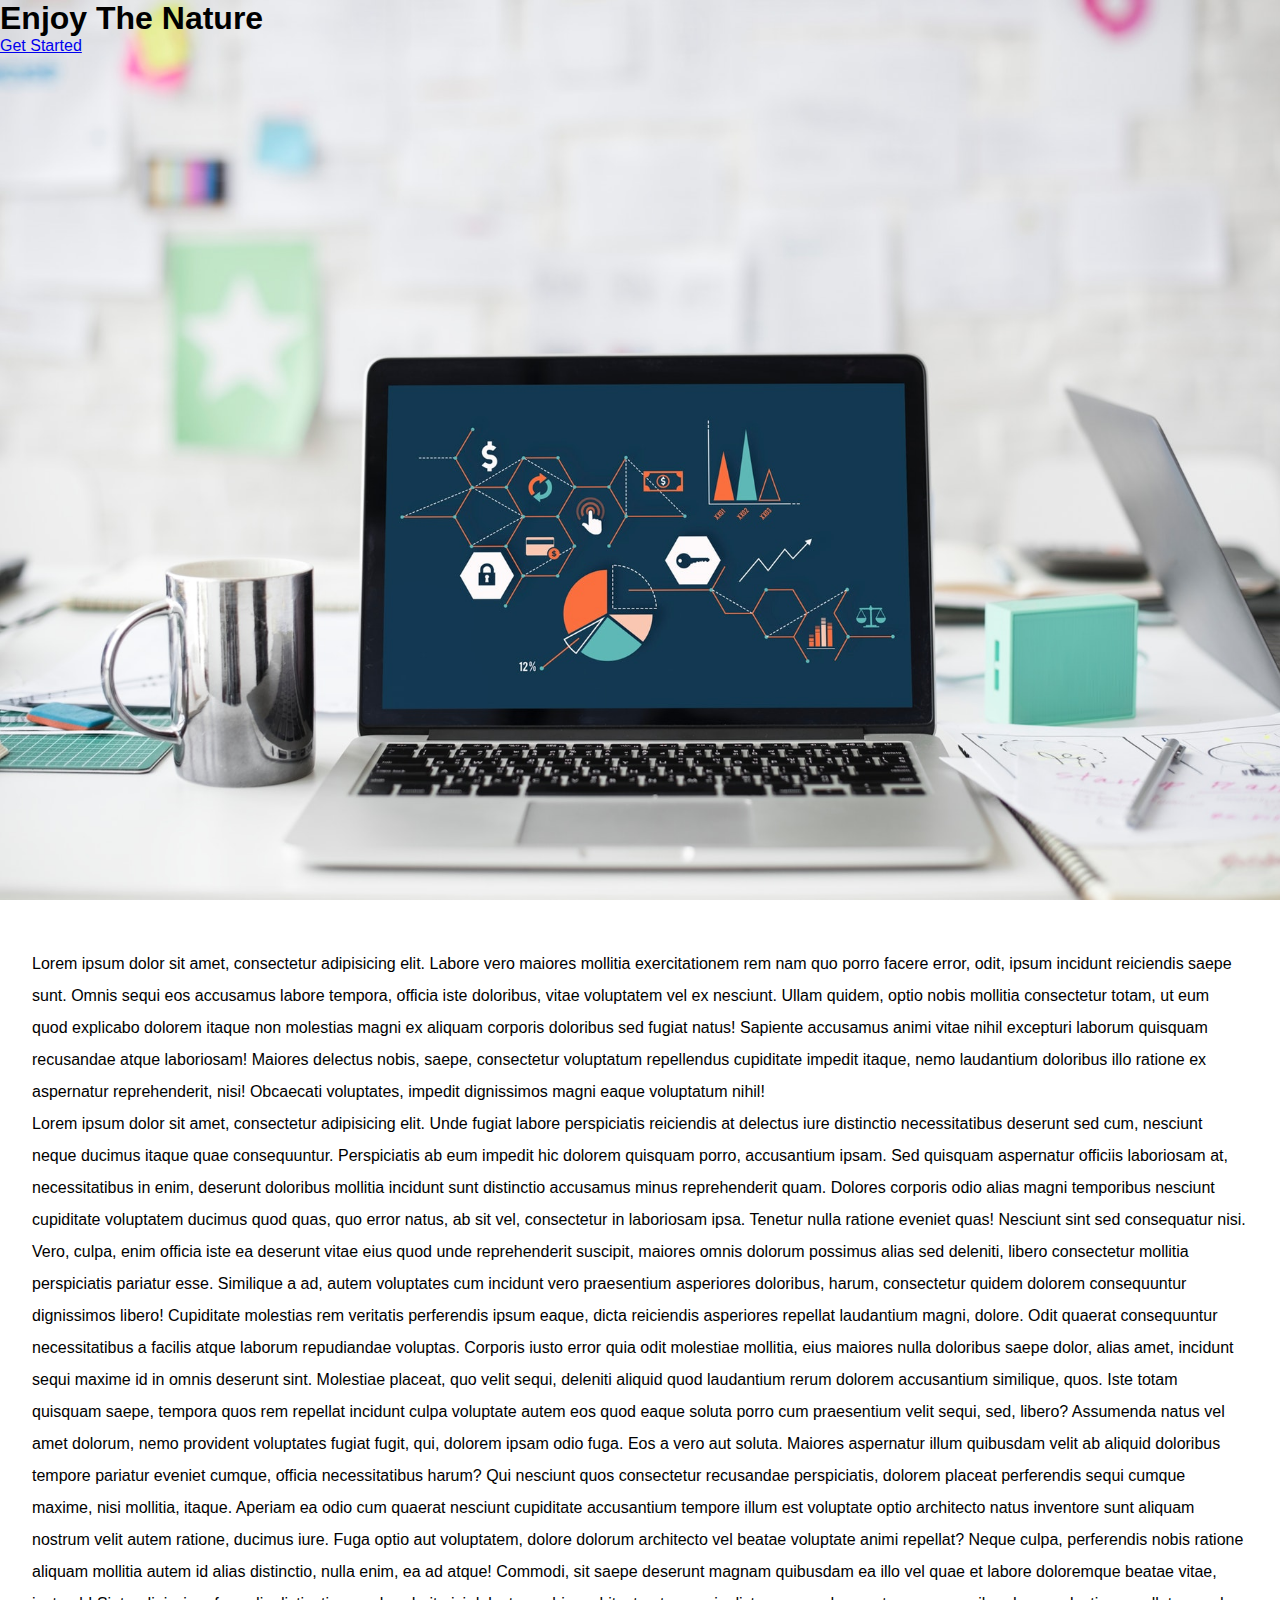
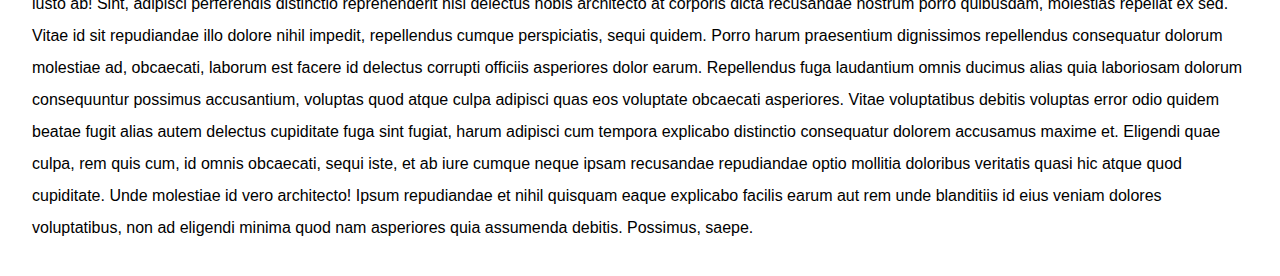
<file: full landing page/index.html>
<!DOCTYPE html>
<html lang="en">
<head>
	<meta charset="UTF-8">
	<link rel="stylesheet" href="style.css ">
	<title>full landing page</title>
</head>
<body>
	<section class="intro">
		<div class="inner">
			<div class="content">
				<h1>Enjoy The Nature </h1>
				<a href="#" class="btn">Get Started</a>
			</div>
		</div>
	</section>
	<section class="text">
		<p>Lorem ipsum dolor sit amet, consectetur adipisicing elit. Labore vero maiores mollitia exercitationem rem nam quo porro facere error, odit, ipsum incidunt reiciendis saepe sunt. Omnis sequi eos accusamus labore tempora, officia iste doloribus, vitae voluptatem vel ex nesciunt. Ullam quidem, optio nobis mollitia consectetur totam, ut eum quod explicabo dolorem itaque non molestias magni ex aliquam corporis doloribus sed fugiat natus! Sapiente accusamus animi vitae nihil excepturi laborum quisquam recusandae atque laboriosam! Maiores delectus nobis, saepe, consectetur voluptatum repellendus cupiditate impedit itaque, nemo laudantium doloribus illo ratione ex aspernatur reprehenderit, nisi! Obcaecati voluptates, impedit dignissimos magni eaque voluptatum nihil!</p>
		<p>
			Lorem ipsum dolor sit amet, consectetur adipisicing elit. Unde fugiat labore perspiciatis reiciendis at delectus iure distinctio necessitatibus deserunt sed cum, nesciunt neque ducimus itaque quae consequuntur. Perspiciatis ab eum impedit hic dolorem quisquam porro, accusantium ipsam. Sed quisquam aspernatur officiis laboriosam at, necessitatibus in enim, deserunt doloribus mollitia incidunt sunt distinctio accusamus minus reprehenderit quam. Dolores corporis odio alias magni temporibus nesciunt cupiditate voluptatem ducimus quod quas, quo error natus, ab sit vel, consectetur in laboriosam ipsa. Tenetur nulla ratione eveniet quas! Nesciunt sint sed consequatur nisi. Vero, culpa, enim officia iste ea deserunt vitae eius quod unde reprehenderit suscipit, maiores omnis dolorum possimus alias sed deleniti, libero consectetur mollitia perspiciatis pariatur esse. Similique a ad, autem voluptates cum incidunt vero praesentium asperiores doloribus, harum, consectetur quidem dolorem consequuntur dignissimos libero! Cupiditate molestias rem veritatis perferendis ipsum eaque, dicta reiciendis asperiores repellat laudantium magni, dolore. Odit quaerat consequuntur necessitatibus a facilis atque laborum repudiandae voluptas. Corporis iusto error quia odit molestiae mollitia, eius maiores nulla doloribus saepe dolor, alias amet, incidunt sequi maxime id in omnis deserunt sint. Molestiae placeat, quo velit sequi, deleniti aliquid quod laudantium rerum dolorem accusantium similique, quos. Iste totam quisquam saepe, tempora quos rem repellat incidunt culpa voluptate autem eos quod eaque soluta porro cum praesentium velit sequi, sed, libero? Assumenda natus vel amet dolorum, nemo provident voluptates fugiat fugit, qui, dolorem ipsam odio fuga. Eos a vero aut soluta. Maiores aspernatur illum quibusdam velit ab aliquid doloribus tempore pariatur eveniet cumque, officia necessitatibus harum? Qui nesciunt quos consectetur recusandae perspiciatis, dolorem placeat perferendis sequi cumque maxime, nisi mollitia, itaque. Aperiam ea odio cum quaerat nesciunt cupiditate accusantium tempore illum est voluptate optio architecto natus inventore sunt aliquam nostrum velit autem ratione, ducimus iure. Fuga optio aut voluptatem, dolore dolorum architecto vel beatae voluptate animi repellat? Neque culpa, perferendis nobis ratione aliquam mollitia autem id alias distinctio, nulla enim, ea ad atque! Commodi, sit saepe deserunt magnam quibusdam ea illo vel quae et labore doloremque beatae vitae, iusto ab! Sint, adipisci perferendis distinctio reprehenderit nisi delectus nobis architecto at corporis dicta recusandae nostrum porro quibusdam, molestias repellat ex sed. Vitae id sit repudiandae illo dolore nihil impedit, repellendus cumque perspiciatis, sequi quidem. Porro harum praesentium dignissimos repellendus consequatur dolorum molestiae ad, obcaecati, laborum est facere id delectus corrupti officiis asperiores dolor earum. Repellendus fuga laudantium omnis ducimus alias quia laboriosam dolorum consequuntur possimus accusantium, voluptas quod atque culpa adipisci quas eos voluptate obcaecati asperiores. Vitae voluptatibus debitis voluptas error odio quidem beatae fugit alias autem delectus cupiditate fuga sint fugiat, harum adipisci cum tempora explicabo distinctio consequatur dolorem accusamus maxime et. Eligendi quae culpa, rem quis cum, id omnis obcaecati, sequi iste, et ab iure cumque neque ipsam recusandae repudiandae optio mollitia doloribus veritatis quasi hic atque quod cupiditate. Unde molestiae id vero architecto! Ipsum repudiandae et nihil quisquam eaque explicabo facilis earum aut rem unde blanditiis id eius veniam dolores voluptatibus, non ad eligendi minima quod nam asperiores quia assumenda debitis. Possimus, saepe.

		</p>
	</section>
</body>
</html>
</file>
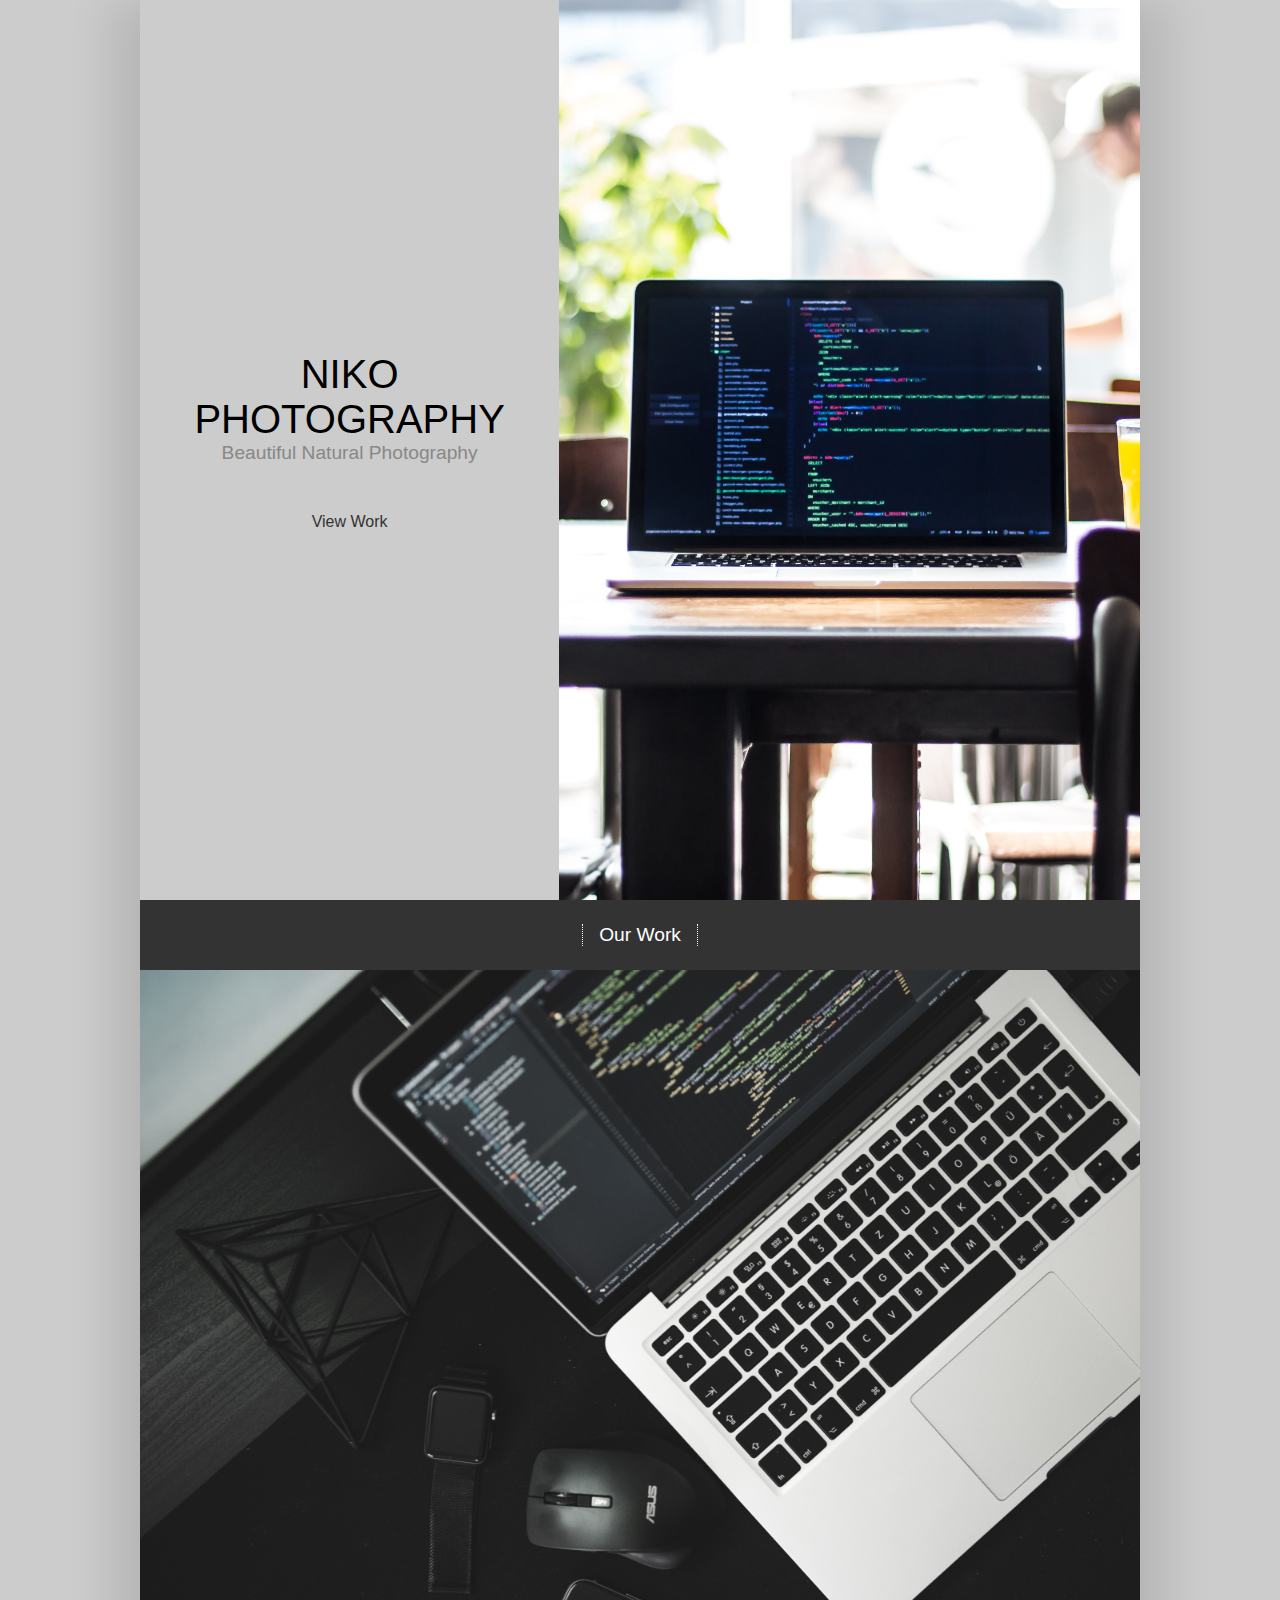
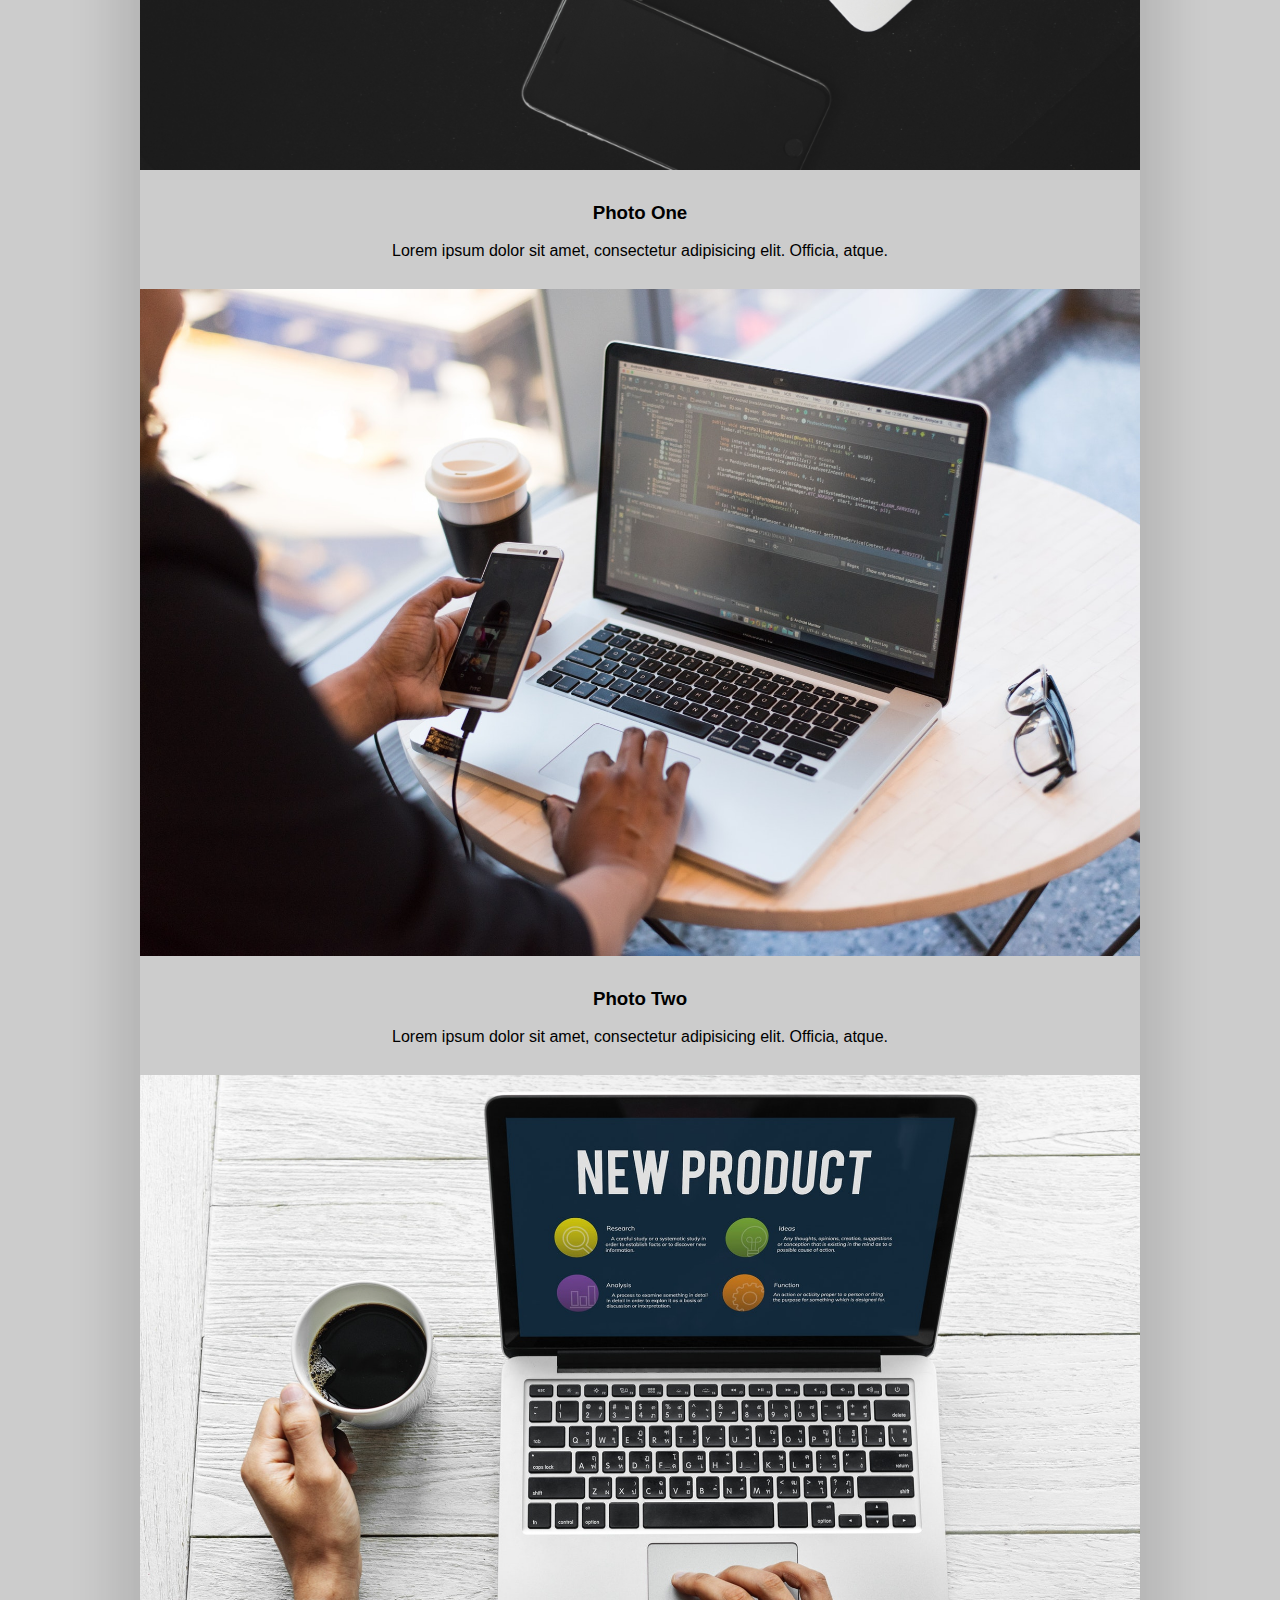
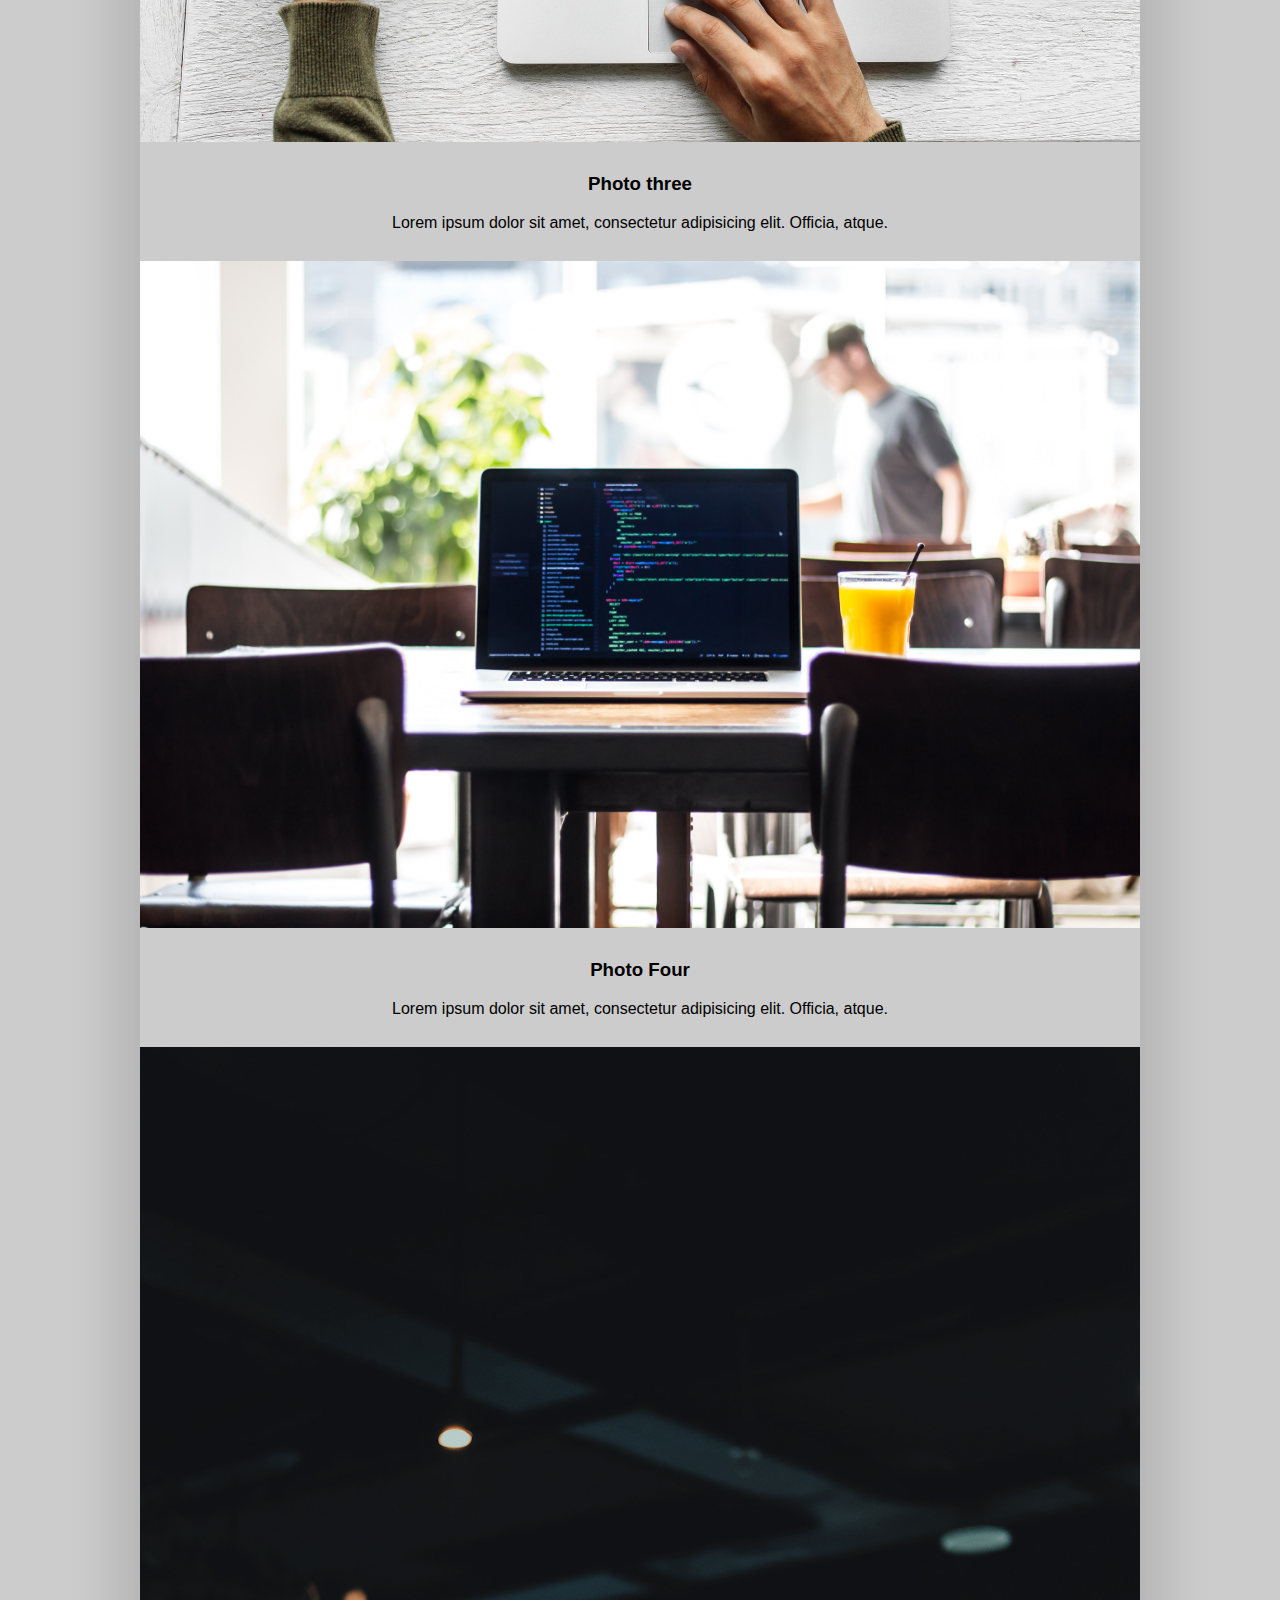
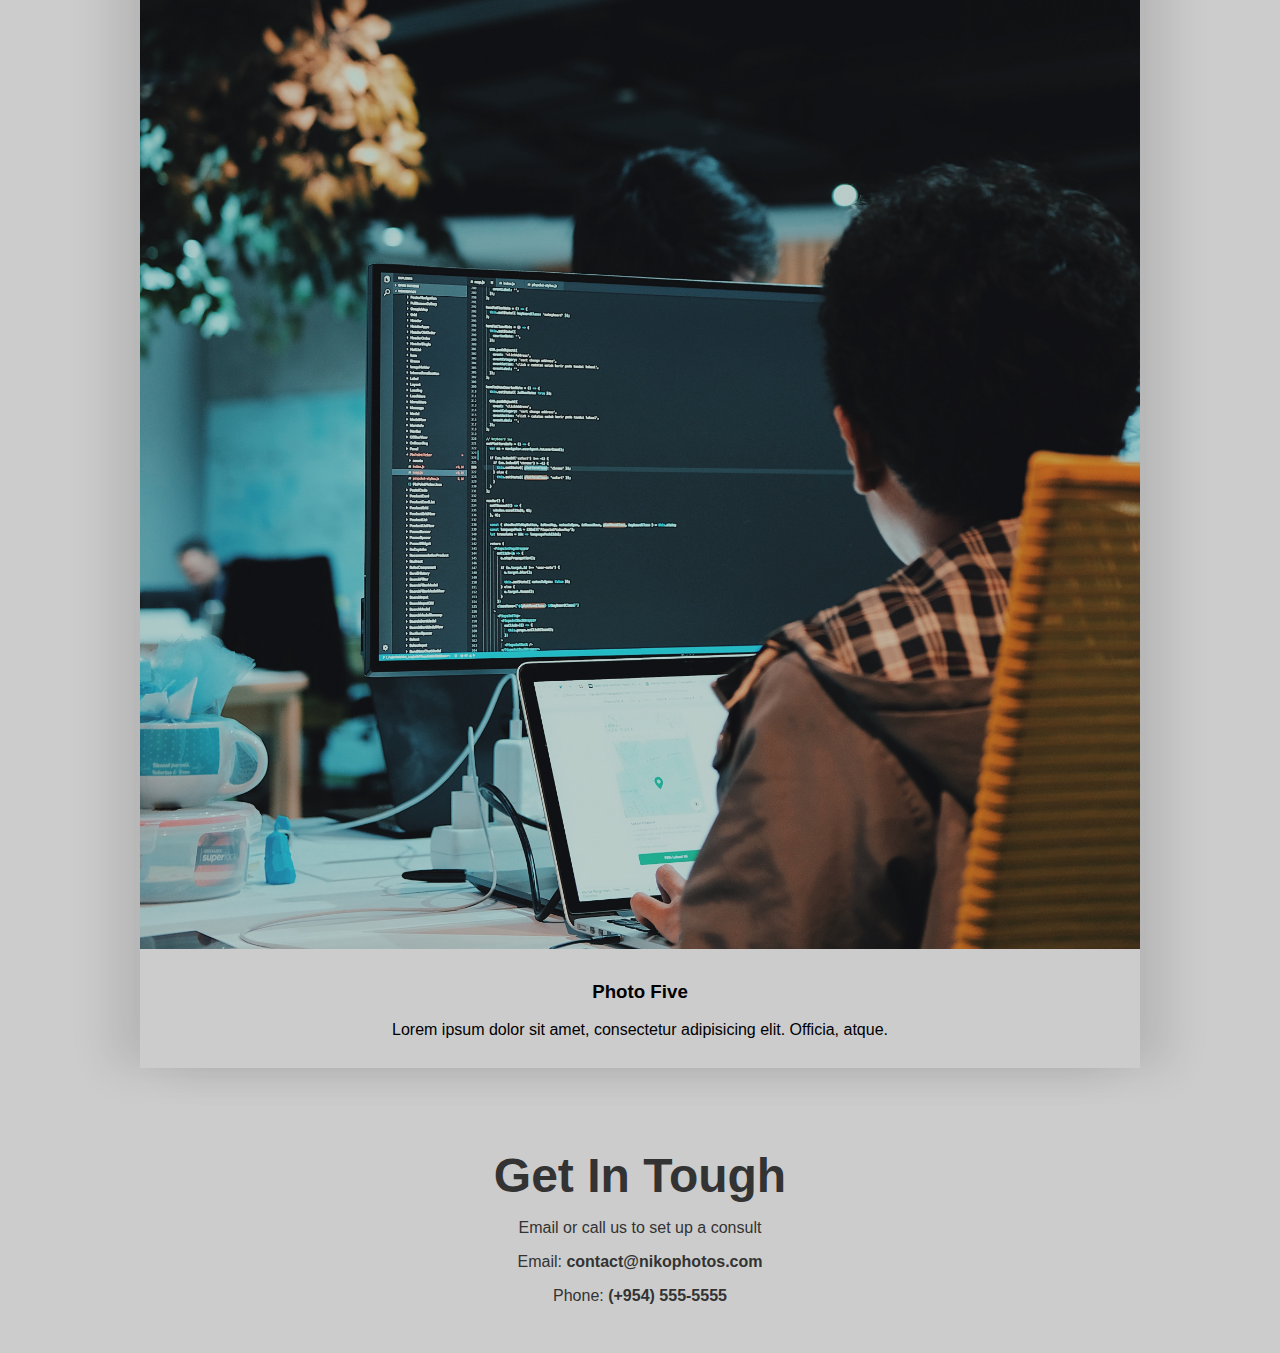
<file: Niko-Photography/index.html>
<!DOCTYPE html>
<html lang="en">
<head>
	<meta charset="UTF-8">
	<meta name="viewport" content="width=device-width, initial-scaled=1.0" >
	<link rel="stylesheet" href="css/style.css"> 
	<title>Photograpy theme </title>
</head>
<body>
	<main>
		<!-- landing area -->
		<div id="landing">
			<div id="landing-text">
				<div id="landing-inner">
					<h1> Niko Photography</h1>
					<h2> Beautiful Natural Photography </h2>
					<a href="#images" class="btn" id="view-work">
						View Work
					</a>
					
				</div>
			</div>
			<div id="landing-image"></div>
		</div>

		<div id="images">
			<div id="header">
				<h2>Our Work</h2>
			</div>

			<img src="images/aliniko-laptop-with-mobile.jpg" alt="">
			<div class="caption">
			<h3>Photo One</h3>
			<p>
				Lorem ipsum dolor sit amet, consectetur adipisicing elit. Officia, atque.
			</p>
			</div>

			<img src="images/Ali-app-developer-coding.jpg" alt="">
			<div class="caption">
			<h3>Photo Two</h3>
			<p>
				Lorem ipsum dolor sit amet, consectetur adipisicing elit. Officia, atque.
			</p>
			</div>

			<img src="images/Aliniko-coffee-cup.jpg" alt="">
			<div class="caption">
			<h3>Photo three</h3>
			<p>
				Lorem ipsum dolor sit amet, consectetur adipisicing elit. Officia, atque.
			</p>
			</div>

			<img src="images/ali-laptop.jpg" alt="">
			<div class="caption">
			<h3>Photo Four</h3>
			<p>
				Lorem ipsum dolor sit amet, consectetur adipisicing elit. Officia, atque.
			</p>
			</div>

			<img src="images/aliniko.jpg" alt="">
			<div class="caption">
			<h3>Photo Five</h3>
			<p>
				Lorem ipsum dolor sit amet, consectetur adipisicing elit. Officia, atque.
			</p>
			</div>
		</div>
	</main>
	
	<footer>
		<h3>Get In Tough</h3>
		<p>Email or call us to set up a consult</p>
		<p>Email:
			<strong>contact@nikophotos.com</strong>
		</p>
		<p>Phone:
			<strong> (+954) 555-5555</strong>
		</p>
	</footer>

 <script 
 	src="js/jquery.min.js" >
 </script>

 <script src="js/main.js"></script>
</body>
</html>
</file>
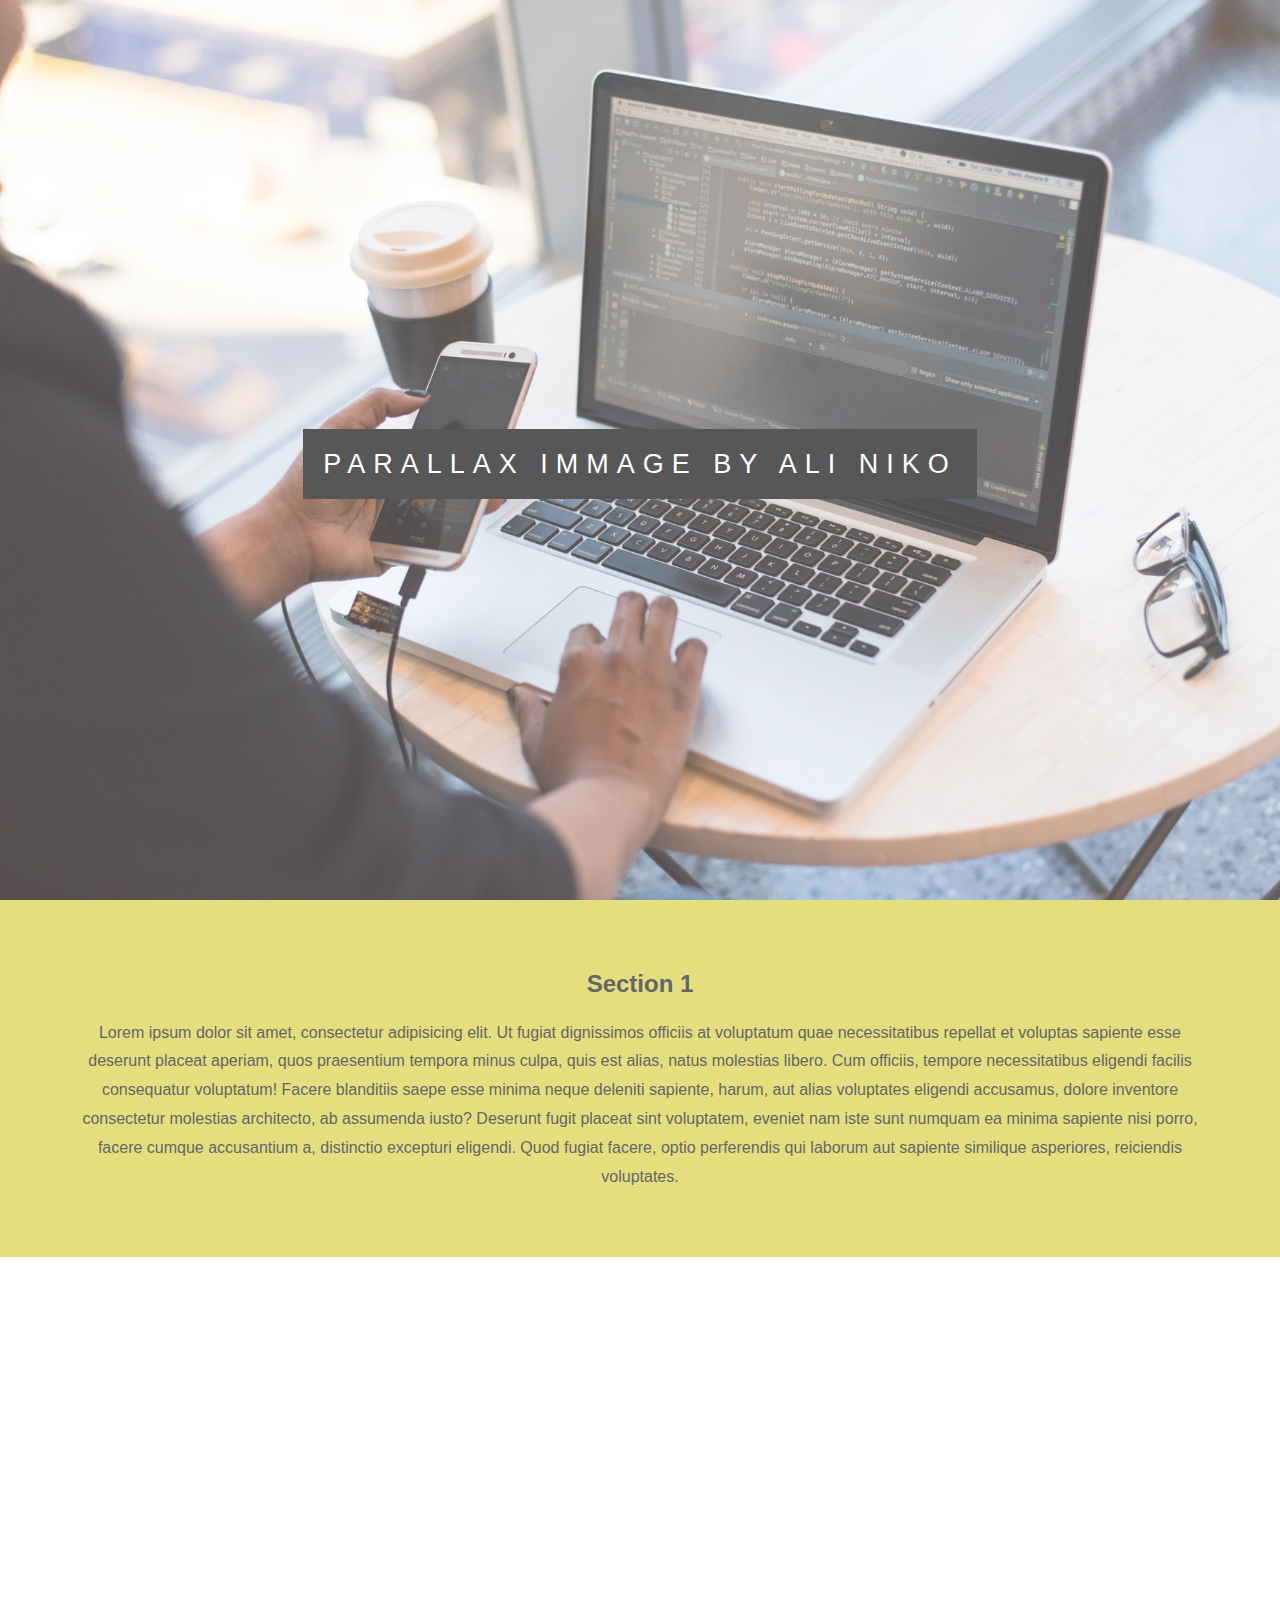
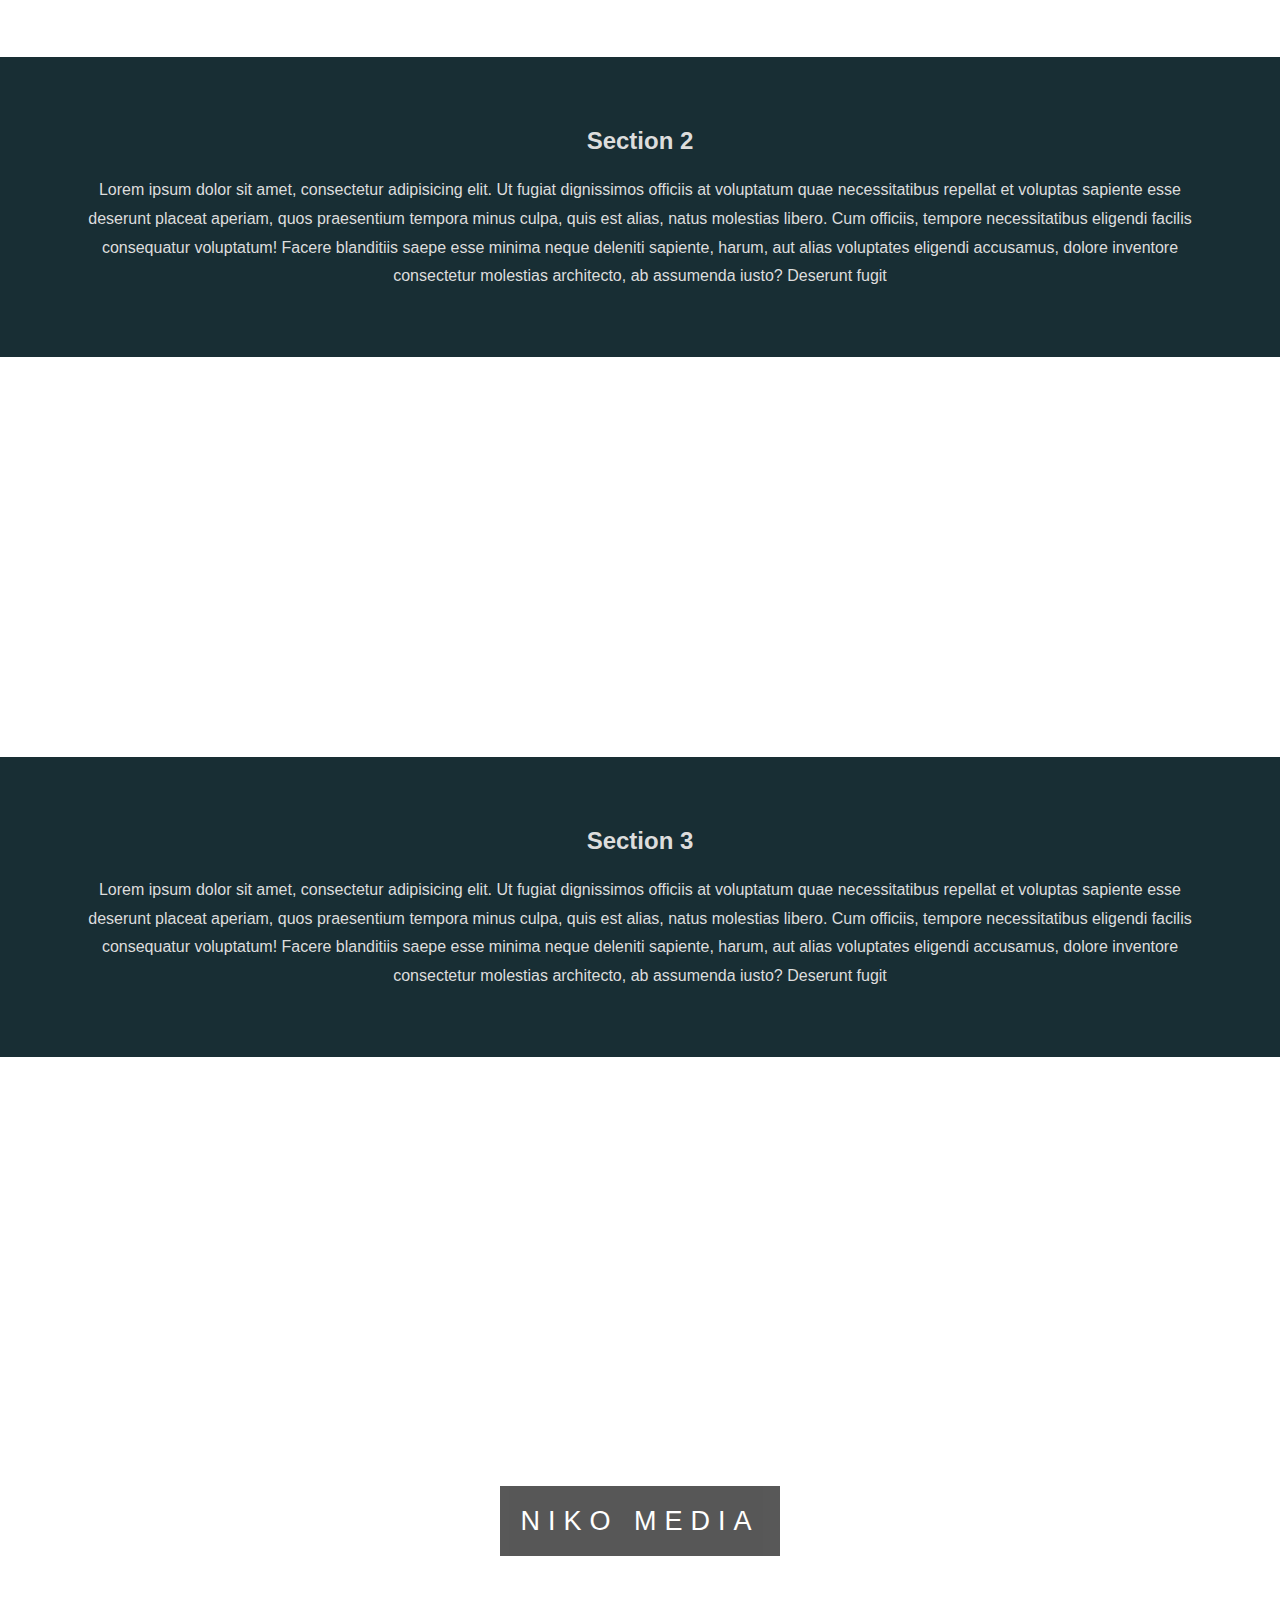
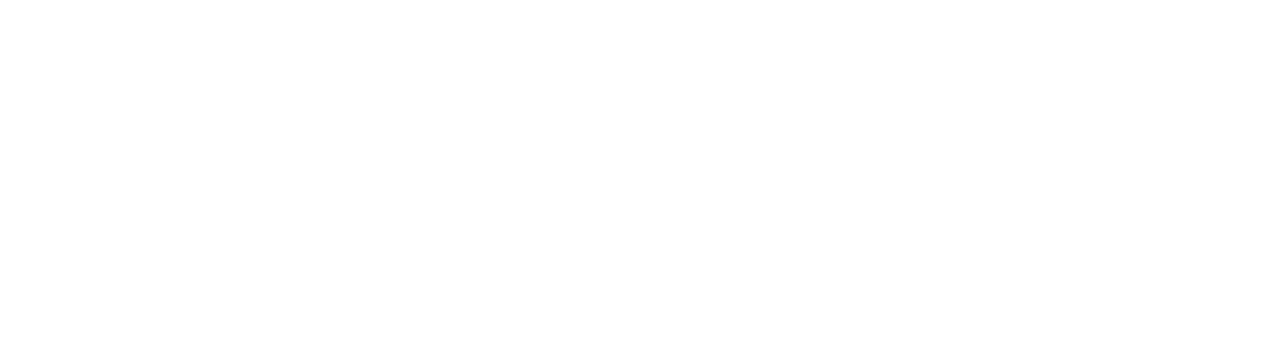
<file: parallel images with text/index.html>
<!DOCTYPE html>
<html lang="en">
<head>
	<meta charset="UTF-8">
	<title>parallex images theme</title>
	<link rel="stylesheet" href="css/style.css">
</head>
<body>
	<div class="image1">
		<div class="text">
			<span class="border">
				Parallax immage by Ali Niko
			</span>
		</div>
	</div>

	<section class="section section-yellow">
		<h2> Section 1 </h2>
		<p>
			Lorem ipsum dolor sit amet, consectetur adipisicing elit. Ut fugiat dignissimos officiis at voluptatum quae necessitatibus repellat et voluptas sapiente esse deserunt placeat aperiam, quos praesentium tempora minus culpa, quis est alias, natus molestias libero. Cum officiis, tempore necessitatibus eligendi facilis consequatur voluptatum! Facere blanditiis saepe esse minima neque deleniti sapiente, harum, aut alias voluptates eligendi accusamus, dolore inventore consectetur molestias architecto, ab assumenda iusto? Deserunt fugit placeat sint voluptatem, eveniet nam iste sunt numquam ea minima sapiente nisi porro, facere cumque accusantium a, distinctio excepturi eligendi. Quod fugiat facere, optio perferendis qui laborum aut sapiente similique asperiores, reiciendis voluptates.

		</p>
	</section>

	<div class="image2">
		<div class="text">
			<span class="border trans">
				Image 2 text
			</span>
		</div>
	</div>

	<section class="section section-dark">
		<h2> Section 2 </h2>
		<p>
			Lorem ipsum dolor sit amet, consectetur adipisicing elit. Ut fugiat dignissimos officiis at voluptatum quae necessitatibus repellat et voluptas sapiente esse deserunt placeat aperiam, quos praesentium tempora minus culpa, quis est alias, natus molestias libero. Cum officiis, tempore necessitatibus eligendi facilis consequatur voluptatum! Facere blanditiis saepe esse minima neque deleniti sapiente, harum, aut alias voluptates eligendi accusamus, dolore inventore consectetur molestias architecto, ab assumenda iusto? Deserunt fugit

		</p>
	</section>

	<div class="image3">
		<div class="text">
			<span class="border trans">
				Image 3 text
			</span>
		</div>
	</div>

	<section class="section section-dark">
		<h2> Section 3 </h2>
		<p>
			Lorem ipsum dolor sit amet, consectetur adipisicing elit. Ut fugiat dignissimos officiis at voluptatum quae necessitatibus repellat et voluptas sapiente esse deserunt placeat aperiam, quos praesentium tempora minus culpa, quis est alias, natus molestias libero. Cum officiis, tempore necessitatibus eligendi facilis consequatur voluptatum! Facere blanditiis saepe esse minima neque deleniti sapiente, harum, aut alias voluptates eligendi accusamus, dolore inventore consectetur molestias architecto, ab assumenda iusto? Deserunt fugit

		</p>
	</section>
	
	<div class="image4">
		<div class="text">
			<span class="border">
				Niko Media
			</span>
		</div>
	</div>

</body>
</html>
</file>
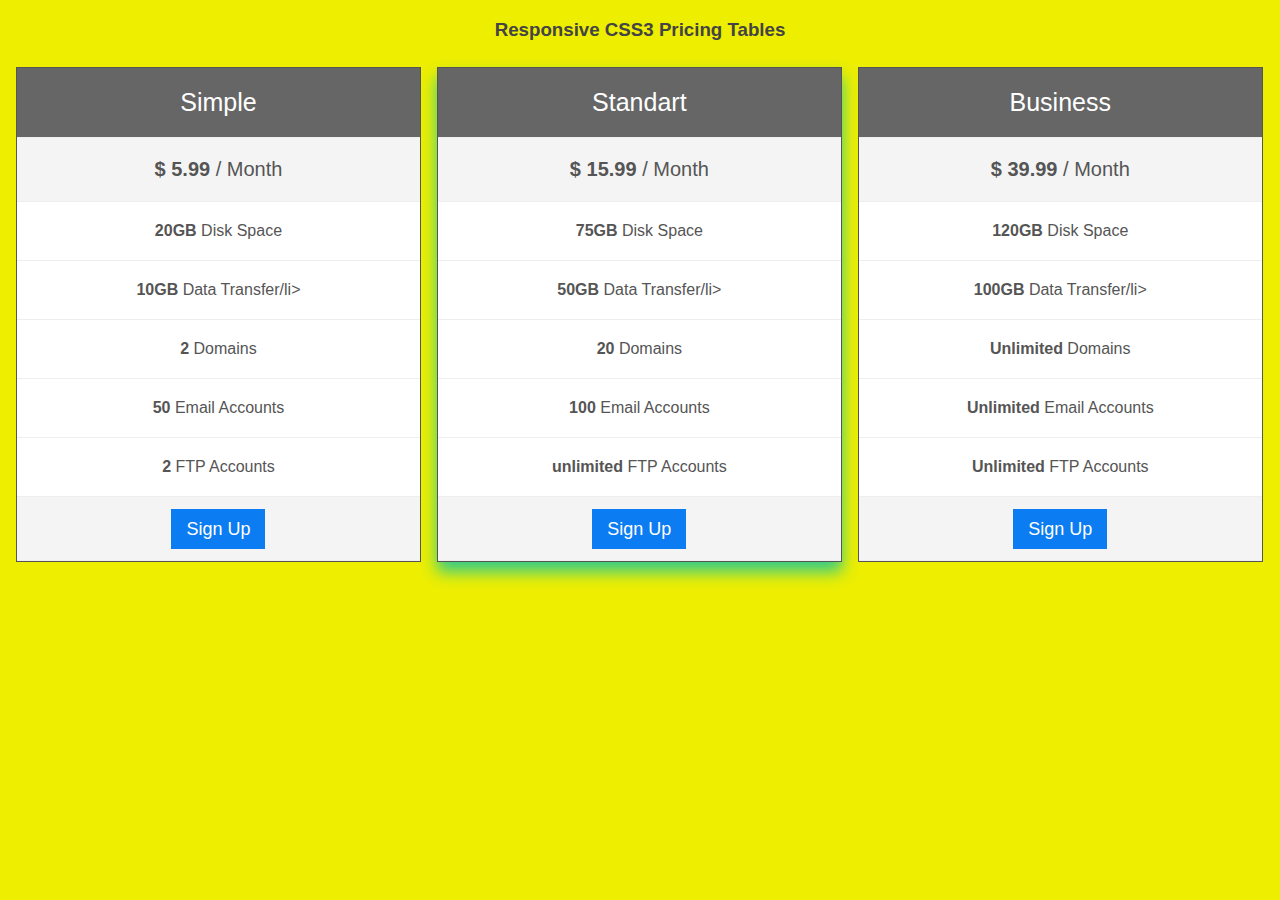
<file: pricing table/index.html>
<!DOCTYPE html>
<html lang="en">
<head>
	<meta charset="UTF-8">
	<meta name="viewport" content="width=device-width, initial-scale=1.0" >
	<title>price</title>
	<link rel="stylesheet" href="style.css">
</head>
<body>
	<h3>Responsive CSS3 Pricing Tables</h3>
	<div class="col">
		<ul class="price-box">
			<li class="header">Simple</li>
			<li class="emph"> <strong>$ 5.99</strong> / Month</li>
			<li> <strong>20GB</strong> Disk Space</li>
			<li> <strong>10GB</strong> Data Transfer/li>
			<li> <strong>2</strong> Domains</li>
			<li> <strong>50</strong> Email Accounts</li>
			<li> <strong>2</strong> FTP Accounts</li>
			<li class="emph"> <a href="#" class="button">Sign Up</a></li>
		</ul>
	</div>
	
	<div class="col">
		<ul class="price-box best">
			<li class="header header-green">Standart</li>
			<li class="emph"> <strong>$ 15.99</strong> / Month</li>
			<li> <strong>75GB</strong> Disk Space</li>
			<li> <strong>50GB</strong> Data Transfer/li>
			<li> <strong>20</strong> Domains</li>
			<li> <strong>100</strong> Email Accounts</li>
			<li> <strong>unlimited </strong> FTP Accounts</li>
			<li class="emph"> <a href="#" class="button">Sign Up</a></li>
		</ul>
	</div>

	<div class="col">
		<ul class="price-box">
			<li class="header">Business</li>
			<li class="emph"> <strong>$ 39.99</strong> / Month</li>
			<li> <strong>120GB</strong> Disk Space</li>
			<li> <strong>100GB</strong> Data Transfer/li>
			<li> <strong>Unlimited</strong> Domains</li>
			<li> <strong>Unlimited</strong> Email Accounts</li>
			<li> <strong>Unlimited</strong> FTP Accounts</li>
			<li class="emph"> <a href="#" class="button">Sign Up</a></li>
		</ul>
	</div>
</body>
</html>
</file>
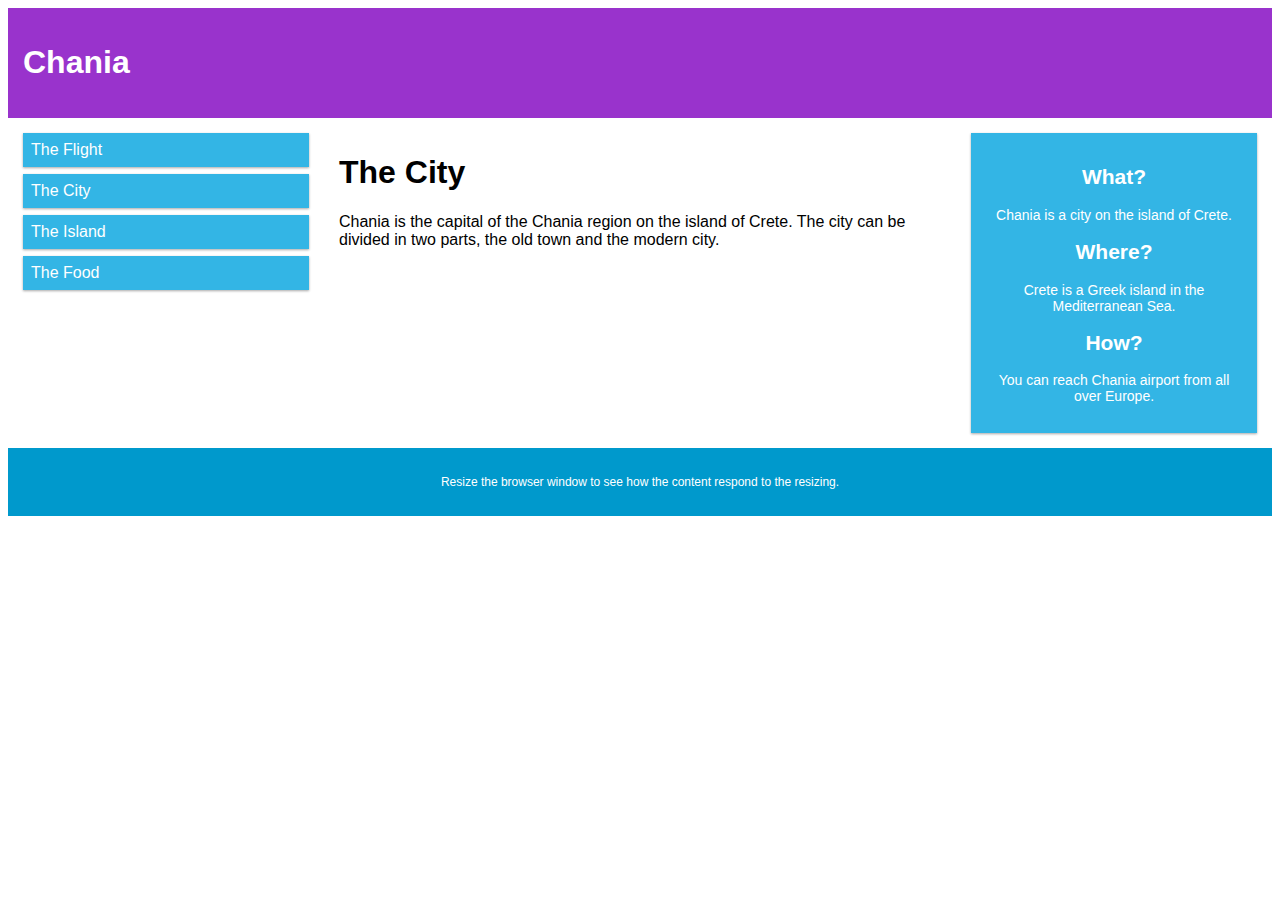
<file: responsive/index.html>
<!DOCTYPE html>
<html>
<head>
<meta name="viewport" content="width=device-width, initial-scale=1.0">
<style>
* {
  box-sizing: border-box;
}

.row::after {
  content: "";
  clear: both;
  display: table;
}

[class*="col-"] {
  float: left;
  padding: 15px;
}

html {
  font-family: "Lucida Sans", sans-serif;
}

.header {
  background-color: #9933cc;
  color: #ffffff;
  padding: 15px;
}

.menu ul {
  list-style-type: none;
  margin: 0;
  padding: 0;
}

.menu li {
  padding: 8px;
  margin-bottom: 7px;
  background-color: #33b5e5;
  color: #ffffff;
  box-shadow: 0 1px 3px rgba(0,0,0,0.12), 0 1px 2px rgba(0,0,0,0.24);
}

.menu li:hover {
  background-color: #0099cc;
}

.aside {
  background-color: #33b5e5;
  padding: 15px;
  color: #ffffff;
  text-align: center;
  font-size: 14px;
  box-shadow: 0 1px 3px rgba(0,0,0,0.12), 0 1px 2px rgba(0,0,0,0.24);
}

.footer {
  background-color: #0099cc;
  color: #ffffff;
  text-align: center;
  font-size: 12px;
  padding: 15px;
}

/* For mobile phones: */
[class*="col-"] {
  width: 100%;
}

@media only screen and (min-width: 600px) {
  /* For tablets: */
  .col-s-1 {width: 8.33%;}
  .col-s-2 {width: 16.66%;}
  .col-s-3 {width: 25%;}
  .col-s-4 {width: 33.33%;}
  .col-s-5 {width: 41.66%;}
  .col-s-6 {width: 50%;}
  .col-s-7 {width: 58.33%;}
  .col-s-8 {width: 66.66%;}
  .col-s-9 {width: 75%;}
  .col-s-10 {width: 83.33%;}
  .col-s-11 {width: 91.66%;}
  .col-s-12 {width: 100%;}
}
@media only screen and (min-width: 768px) {
  /* For desktop: */
  .col-1 {width: 8.33%;}
  .col-2 {width: 16.66%;}
  .col-3 {width: 25%;}
  .col-4 {width: 33.33%;}
  .col-5 {width: 41.66%;}
  .col-6 {width: 50%;}
  .col-7 {width: 58.33%;}
  .col-8 {width: 66.66%;}
  .col-9 {width: 75%;}
  .col-10 {width: 83.33%;}
  .col-11 {width: 91.66%;}
  .col-12 {width: 100%;}
}
</style>
</head>
<body>

<div class="header">
  <h1>Chania</h1>
</div>

<div class="row">
  <div class="col-3 col-s-3 menu">
    <ul>
      <li>The Flight</li>
      <li>The City</li>
      <li>The Island</li>
      <li>The Food</li>
    </ul>
  </div>

  <div class="col-6 col-s-9">
    <h1>The City</h1>
    <p>Chania is the capital of the Chania region on the island of Crete. The city can be divided in two parts, the old town and the modern city.</p>
  </div>

  <div class="col-3 col-s-12">
    <div class="aside">
      <h2>What?</h2>
      <p>Chania is a city on the island of Crete.</p>
      <h2>Where?</h2>
      <p>Crete is a Greek island in the Mediterranean Sea.</p>
      <h2>How?</h2>
      <p>You can reach Chania airport from all over Europe.</p>
    </div>
  </div>
</div>

<div class="footer">
  <p>Resize the browser window to see how the content respond to the resizing.</p>
</div>

</body>
</html>
</file>
<file: full landing page/style.css>
*, body{
	margin: 0px;
	padding: 0px;
	font-family: lato, sans-serif;
}

.intro{
	background-image: url(img/blurred-background-coffee-cup-contemporary.jpg);
	background-size: cover;
	background-position: center;
	height: 100vh;
	margin-top: 0;

}

.text{
	padding: 2rem;
	margin-top: 1rem;
	line-height: 2rem;

}
</file>
<file: Niko-Photography/css/style.css>
body{
	font-family: 'Roboto Condensed', sans-serif;
	margin: 0;
	background: #ccc;
	height: auto;
}

h1{
	font-weight: 400;
	font-size: 2.5rem;
	text-transform: uppercase;
	margin: 0;
}

h2{
	font-weight: 400;
	font-size: 1.2rem;
	text-transform: capitalize;
	margin: 0;
}

img{
	display: block;
	width: 100%;
}

main{
	max-width: 1000px;
	margin: auto;
	box-shadow: 30px 0px 40px rgba(0,0,0,0.1),
				-30px 0px 40px rgba(0,0,0,0.1);
}

#langding{
	background: #fff;
}

#landing-text{
	display: flex;
	flex: 0 1 40vw;
	height: 50vh;
	justify-content: center;
	align-items: center;
	text-align: center;
	padding-right: 1rem;
	padding-left: 1rem;
}

#landing-text h2{
	color: #888;
}

#landing-image{
	background: url(../images/ali-laptop.jpg );
	background-position: center;
	background-size: cover;
	background-repeat: no-repeat;
	height: 50vh;
	flex: 0 1 60vw;
	margin: 0;
}

.btn {
	padding: .5rem 1rem;
	border: 1px #ccc solid;
	display: inline-block;
	margin: 2rem 0 0;
	border-radius: 10%;
	text-decoration: none;
	color: #333;
	transition: background 500ms ease;
}

.btn:hover {
	background: #f4f4f4;	
}

#header{
	padding: 1.5rem;
	text-align: center;
	background: #333;
	color: #fff;
}

#header h2{
	 border-left: dotted 1px #fff;
	 border-right: dotted 1px #fff; 
	 display: inline-block;
	 padding-right: 1rem;
	 padding-left: 1rem;
}
.caption{
	padding: .8rem;
	text-align: center;
}

footer{
	text-align: center;
	padding: 2rem 1rem;
	margin: auto;
	color: #333;
}

footer h3{
	 font-size: 3rem;
	 margin-bottom: 0;
}

/* screen size 500px and up */

@media(min-width: 500px ){
	#landing{
		display: flex;
		height: 100%;
	}

	#landing-text{
		height: 100vh;
	}

	#landing-image{
		height: 100vh; 
	}

}

/* screen sizes 700px and up*/
@media (min-width: 700px) {
	.btn{
		padding: 1rem 3rem;
	}
}
</file>
<file: parallel images with text/css/style.css>
body,html{
	height: 100%;
	margin: 0;
	font-size: 16px;
	font-family: 'lato', sans-serif;
	font-weight: 400;
	line-height: 1.8em;
	color: #666;
}
.image1{
	background-image: url(../images/Ali-app-developer-coding.jpg);
	min-height: 100%;
}
.image2{
	background-image: url(../images/Aliniko-coffee-cup.jpg);
	min-height: 400px;
}
.image3{
	background-image: url(../images/aliniko.jpg);
	min-height: 400px;
}
.image4{
	background-image: url(../images/ali-laptop.jpg);
	min-height: 100%;
}

.image1, .image2, .image3, .image4{
	position: relative;
	opacity: .70;
	background-position: center;
	background-size: cover;
	background-repeat: no-repeat;
	background-attachment: fixed;
}

.section{
	text-align: center;
	padding: 50px 80px;
}

.section-yellow{
	background-color: #CCC11189;
	color: #666;
}

.section-dark{
	background-color: #182e34;
	color: #ddd;
}

.text{
	position: absolute;
	top: 50%;
	width: 100%;
	text-align: center;
	color: #000;
	font-size: 27px;
	letter-spacing: 8px;
	text-transform: uppercase;
}

.text .border{
	background-color: #111;
	color: #fff;
	padding: 20px;
}

.text .trans{
	background-color: transparent;
}

@media (max-width: 578px){
	.image1, .image2, .image3, .image4{
		background-attachment: scroll;
	}
}
</file>
<file: pricing table/style.css>
body{
	font-family: 'Tahoma', sans-serif;
	background: #ee0;
	color: #fff;
}

h3{
	text-align: center;
	color: #444;
}

.col{
	float: left;
	width: 33.3%;
	padding: 8px;
	box-sizing: border-box;
}

.price-box{
	background: #fff;
	color: #555;
	list-style: none;
	border: 1px solid #555;
	margin: 0;
	padding: 0;
	transition: 0.3s;
}

.price-box:hover, .price-box.best{
	box-shadow: 0 10px 15px 0 #3C8;
}

.price-box .header{
	background-color: #666;
	color: #fff;
	font-size: 25px;
} 

.price-box li{
	padding: 20px;
	border-bottom: 1px solid #eee;
	text-align: center;
}

.price-box .emph{
	background-color: #f4f4f4;
	font-size: 20px;
}

.button{
	background-color: #0C7CF2;
	border: none;
	color: #fff;
	padding: 10px 15px;
	text-align: center;
	text-decoration: none;
	font-size: 18px;
}

@media ( max-width: 768px) {
	.col{
		width: 100%;
	}
}
</file>
